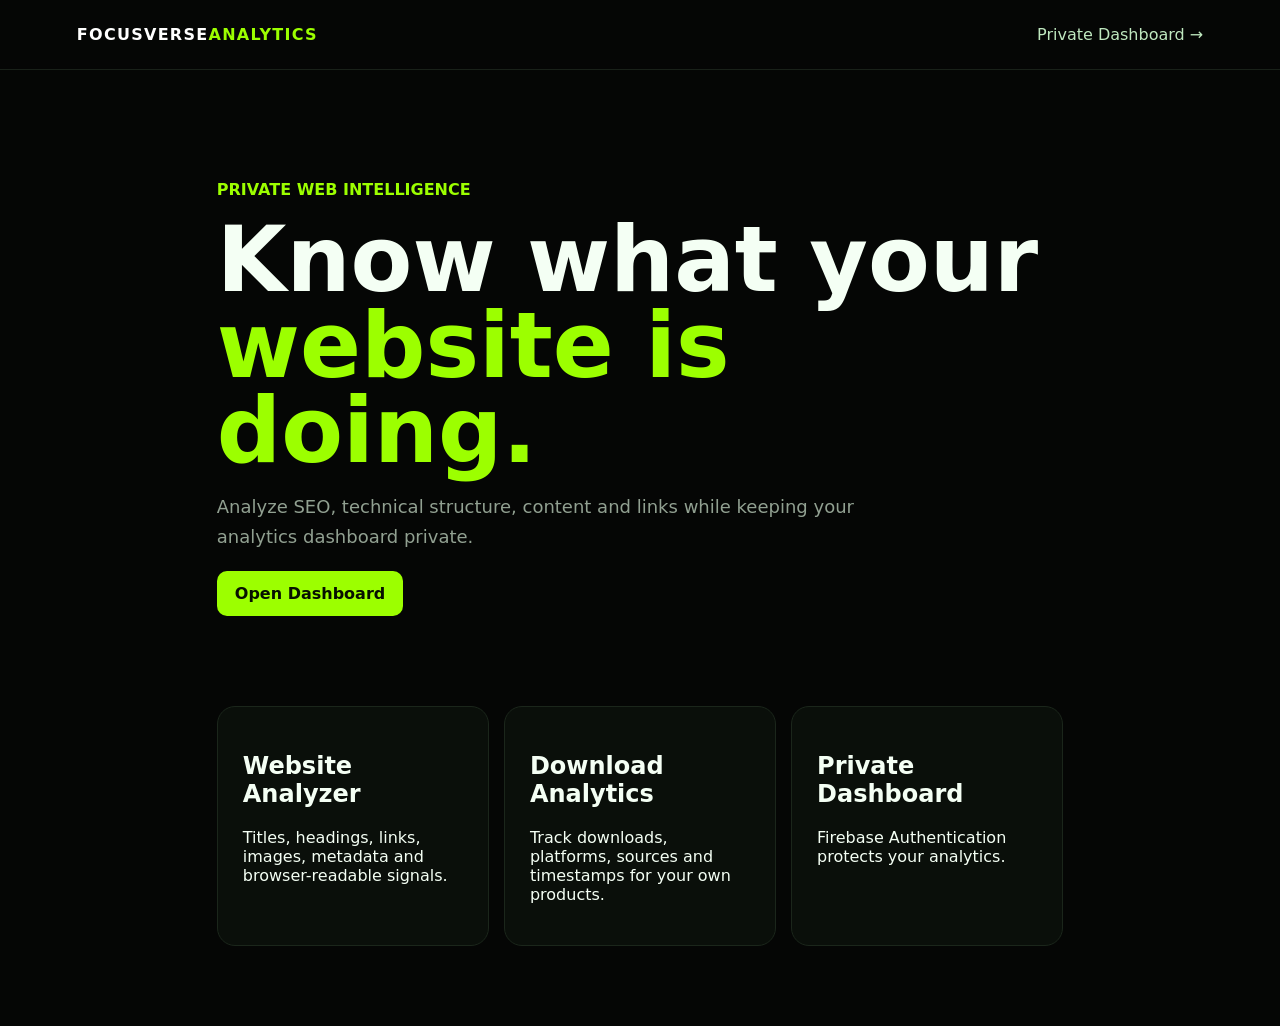
<file: index.html>
<!doctype html><html lang="en"><head><meta charset="utf-8"><meta name="viewport" content="width=device-width,initial-scale=1"><title>FOCUSVERSE Analytics</title><link rel="stylesheet" href="style.css"></head><body>
<nav><a class="brand" href="./">FOCUSVERSE<span>ANALYTICS</span></a><a href="login.html">Private Dashboard →</a></nav>
<main><section class="hero"><b>PRIVATE WEB INTELLIGENCE</b><h1>Know what your<br><span>website is doing.</span></h1><p>Analyze SEO, technical structure, content and links while keeping your analytics dashboard private.</p><a class="btn" href="login.html">Open Dashboard</a></section>
<section class="grid"><article><h2>Website Analyzer</h2><p>Titles, headings, links, images, metadata and browser-readable signals.</p></article><article><h2>Download Analytics</h2><p>Track downloads, platforms, sources and timestamps for your own products.</p></article><article><h2>Private Dashboard</h2><p>Firebase Authentication protects your analytics.</p></article></section></main></body></html>
</file>
<file: style.css>
*{box-sizing:border-box}body{margin:0;background:#050605;color:#f4fff4;font-family:system-ui,sans-serif}nav{height:70px;padding:0 6%;display:flex;justify-content:space-between;align-items:center;border-bottom:1px solid #192119}a{color:#bfe8bf;text-decoration:none}.brand{font-weight:900;letter-spacing:.08em;color:#fff}.brand span,h1 span,b{color:#9cff00}.hero{max-width:1000px;margin:auto;padding:110px 6% 70px}.hero h1{font-size:clamp(48px,8vw,90px);line-height:.95;margin:18px 0}.hero p{max-width:650px;color:#91a091;font-size:18px;line-height:1.7}.btn,button{display:inline-block;background:#9cff00;color:#071000;border:0;border-radius:10px;padding:13px 18px;font-weight:800;cursor:pointer}.grid{max-width:1000px;margin:auto;padding:20px 6% 80px;display:grid;grid-template-columns:repeat(3,1fr);gap:15px}.grid article,.login{background:#0a0f0a;border:1px solid #1b261b;border-radius:18px;padding:25px}.center{display:grid;place-items:center;min-height:100vh;padding:20px}.login{width:min(430px,100%)}label{display:grid;gap:8px;margin:15px 0;color:#aab7aa}input{width:100%;padding:13px;background:#050805;color:white;border:1px solid #293529;border-radius:9px}.login .btn{width:100%;margin-top:8px}
</file>
